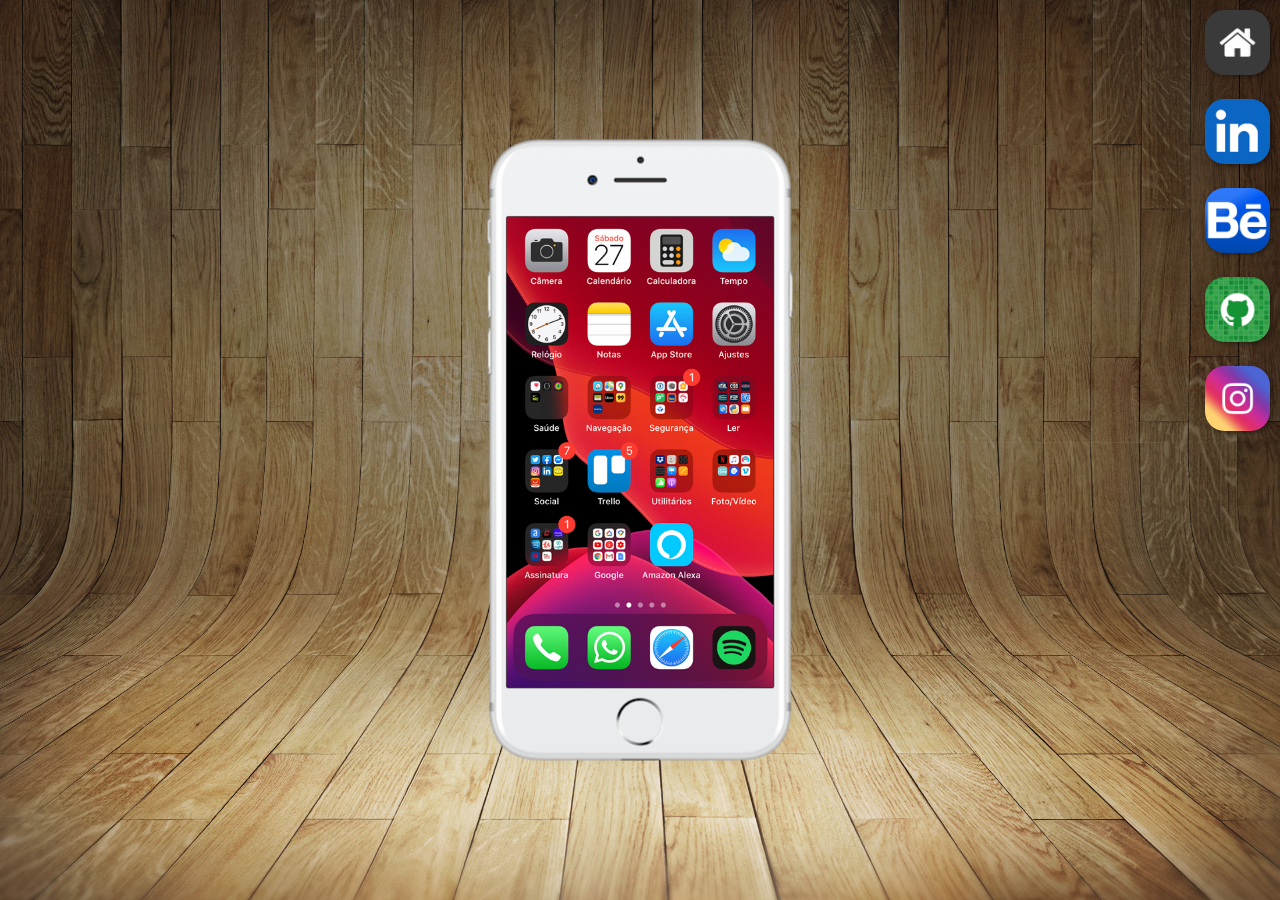
<file: index.html>
<!DOCTYPE html>
<html lang="pt-br">
<head>
    <meta charset="UTF-8">
    <meta name="viewport" content="width=device-width, initial-scale=1.0">
    <link rel="shortcut icon" href="favicon.ico" type="image/x-icon">
    <link rel="stylesheet" href="estilos/style.css">
    <title>Minhas Redes Sociais</title>
</head>
<body>
    <main>
        <section id="telefone">
            <iframe src="home.html" name="tela" id="tela" frameborder="0">
                Seu navegador não é compatível com isto
            </iframe>
        </section>
        <section id="redes-sociais">            
            <a href="home.html" target="tela"><img src="imagens/logo-home.jpg" alt="Home"></a><br>

            <a href="linkedin.html" target="tela"><img src="imagens/linkedin-logo-3.png" alt="Linkedin"></a><br>

            <a href="behance.html" target="tela"><img src="imagens/behance-logo-1373E40919-seeklogo.com.png" alt="Behance"></a>
            <a href="" target="tela"></a><br>

            <a href="github.html" target="tela"><img src="imagens/logo-github.jpg" alt="GitHub"></a><br>

            <a href="instagram.html" target="tela"><img src="imagens/logo-instagram.jpg" alt="Instagram"></a>
            
        </section>
    </main>
    
</body>
</html>
</file>
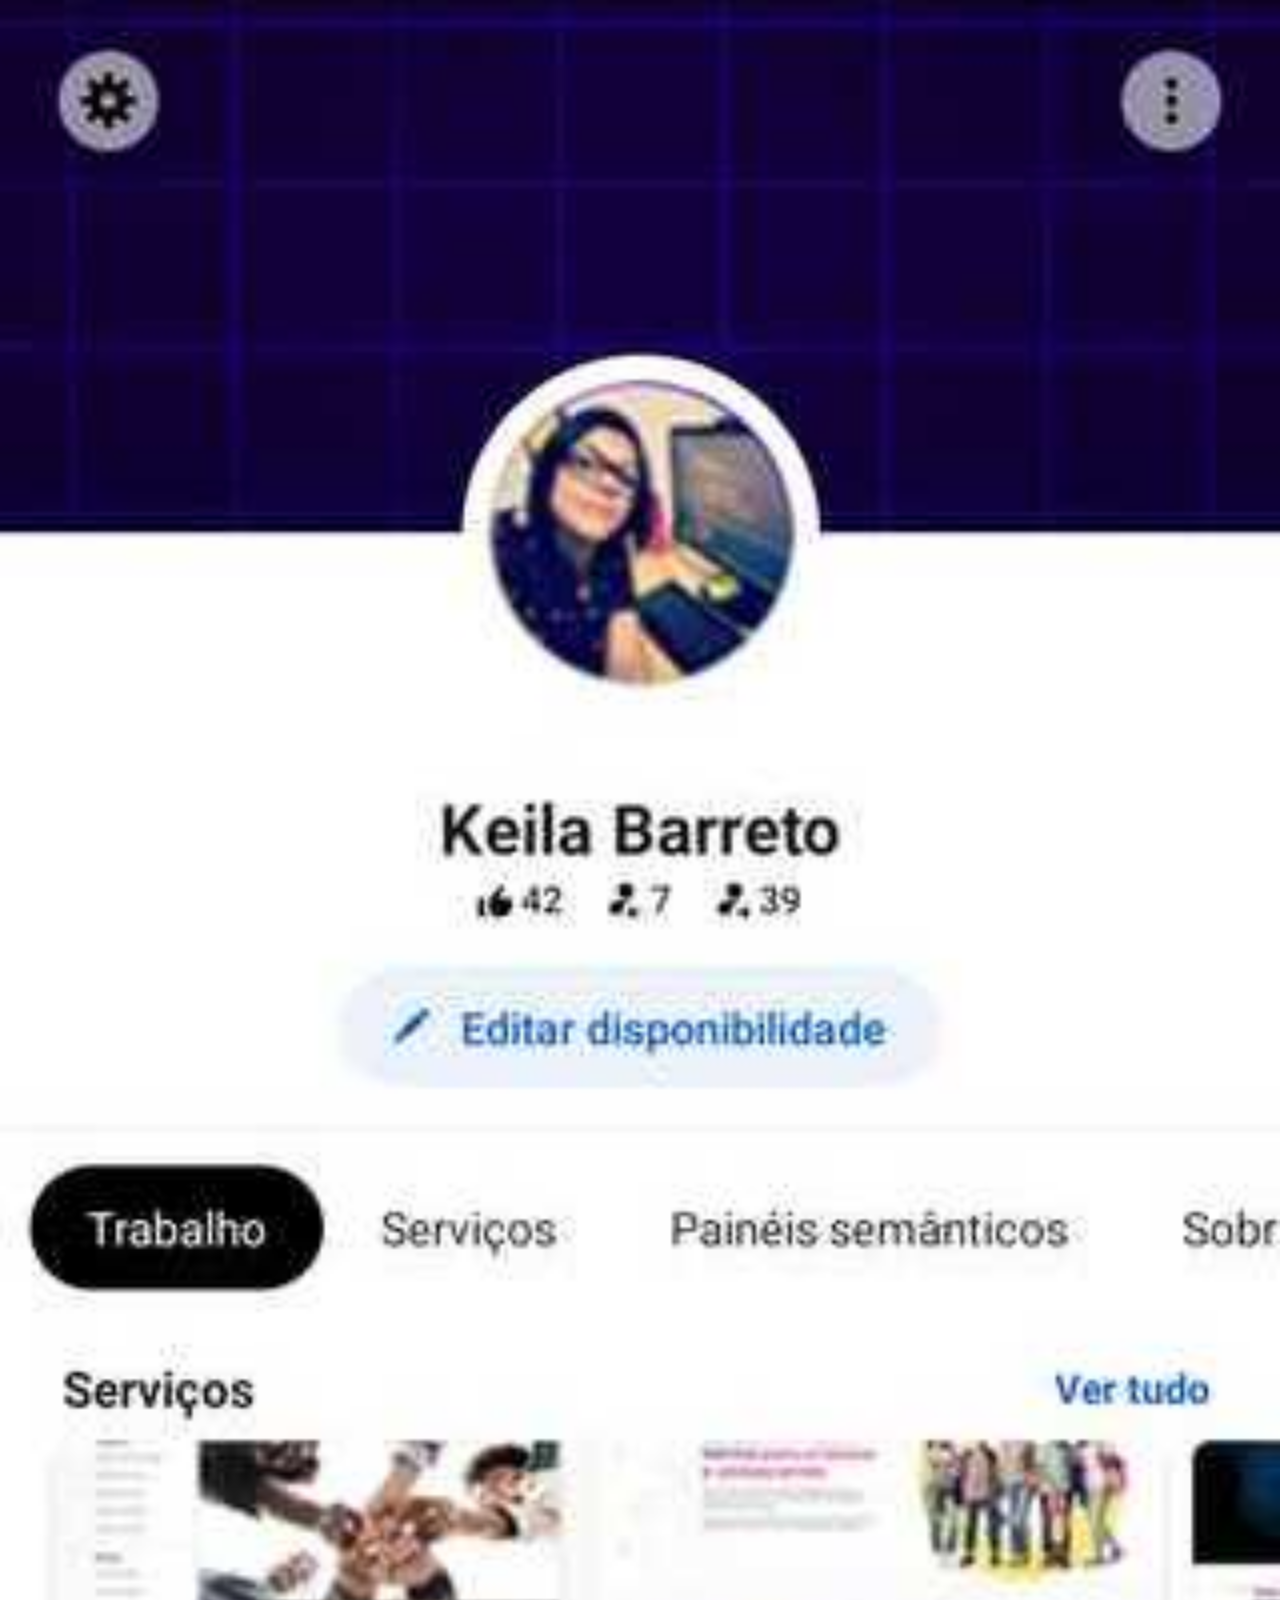
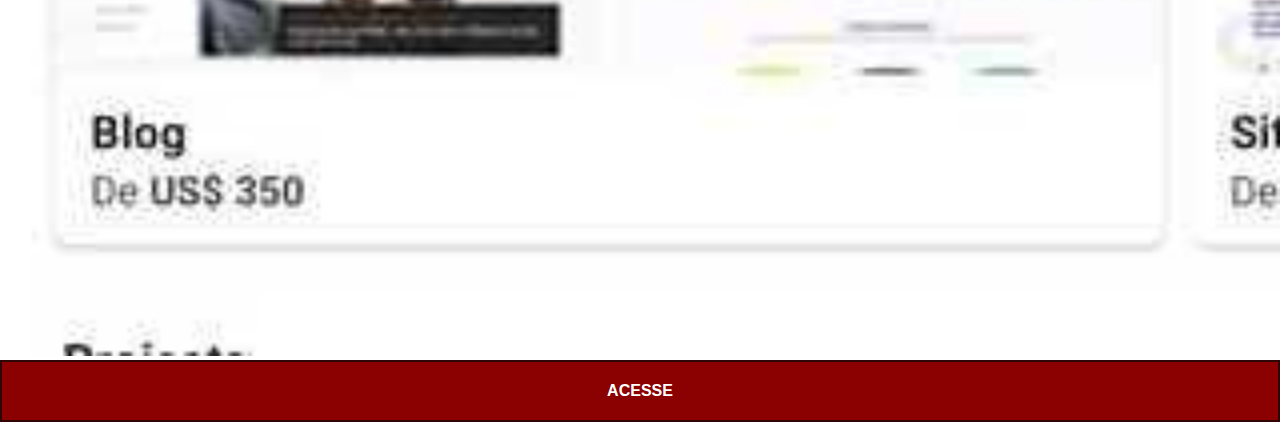
<file: behance.html>
<!DOCTYPE html>
<html lang="pt-br">
<head>
    <meta charset="UTF-8">
    <meta name="viewport" content="width=device-width, initial-scale=1.0">
    <title>Behance</title>
    <link rel="stylesheet" href="estilos/social.css">
</head>
<body>
    <img src="imagens/behance.jpg" alt="Behance">
    <a href="https://www.behance.net/keilabarreto" target="_blank">ACESSE</a>
</body>
</html>
</file>
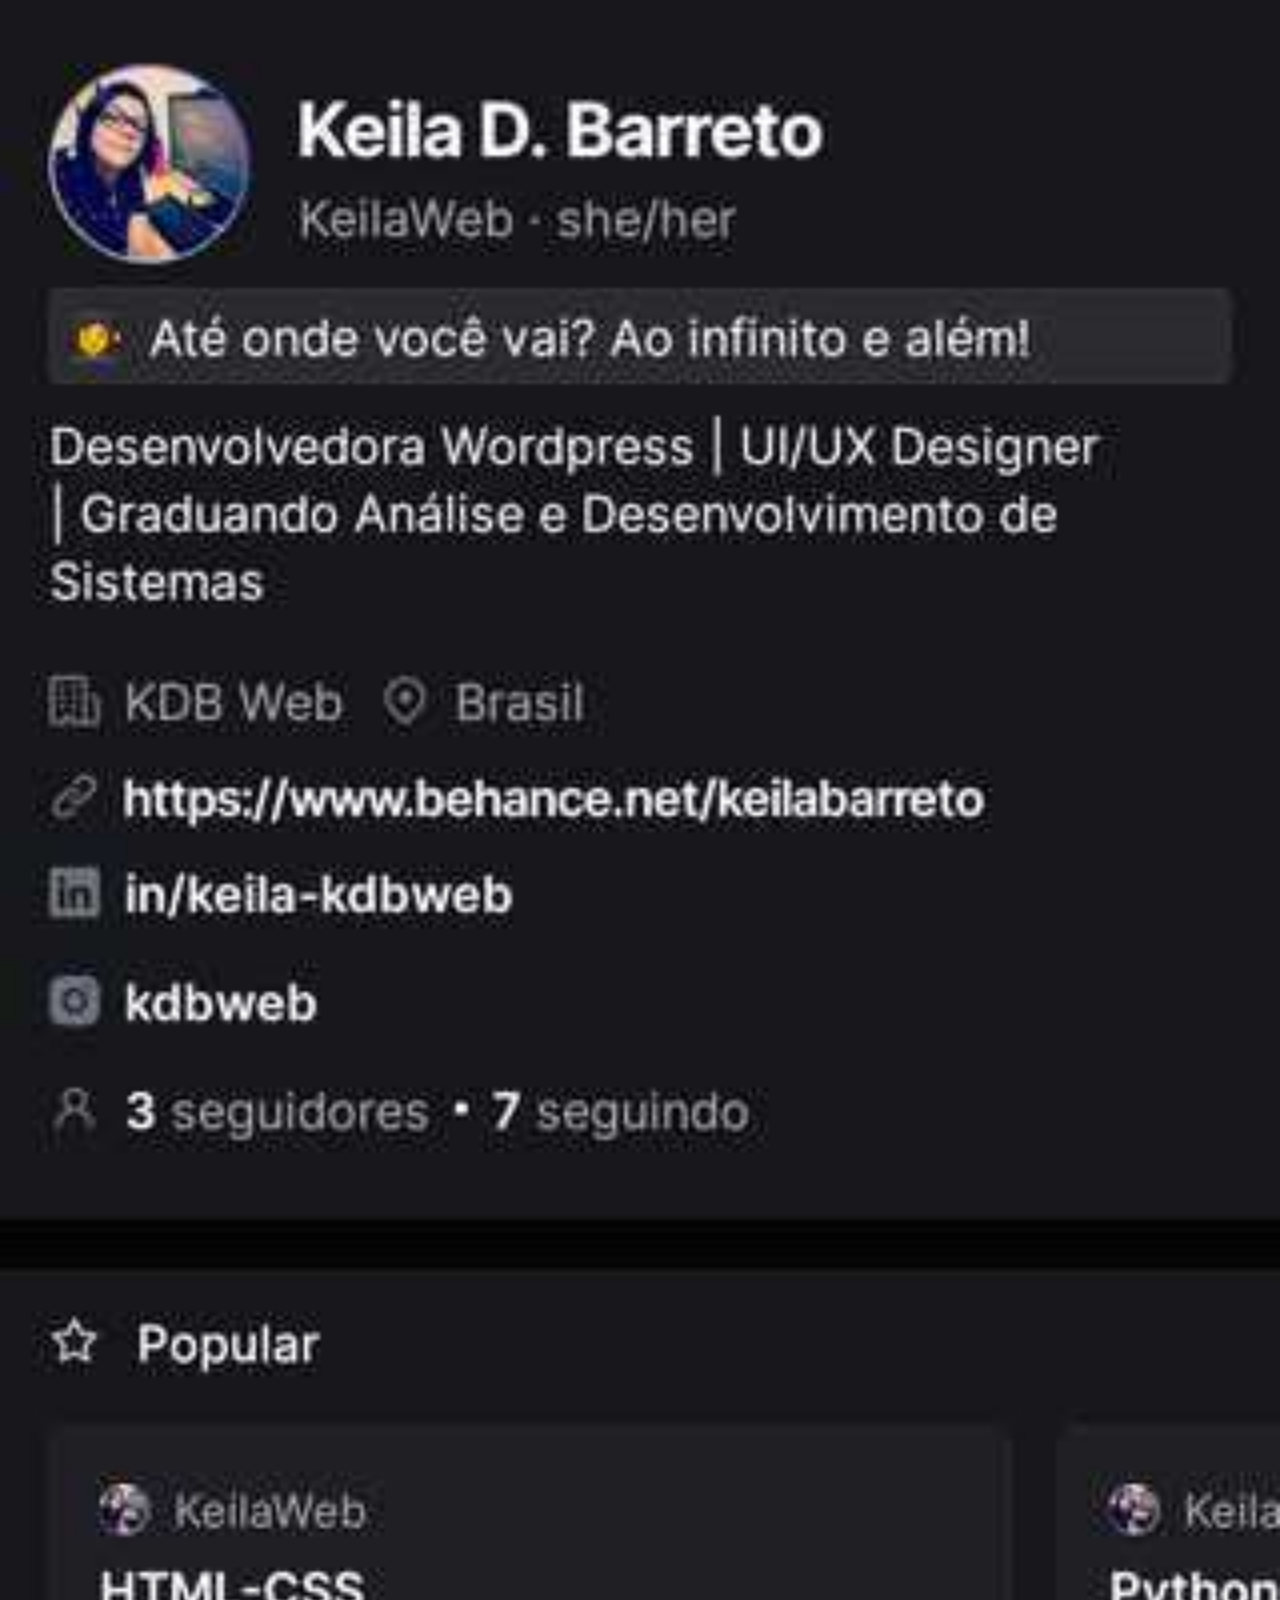
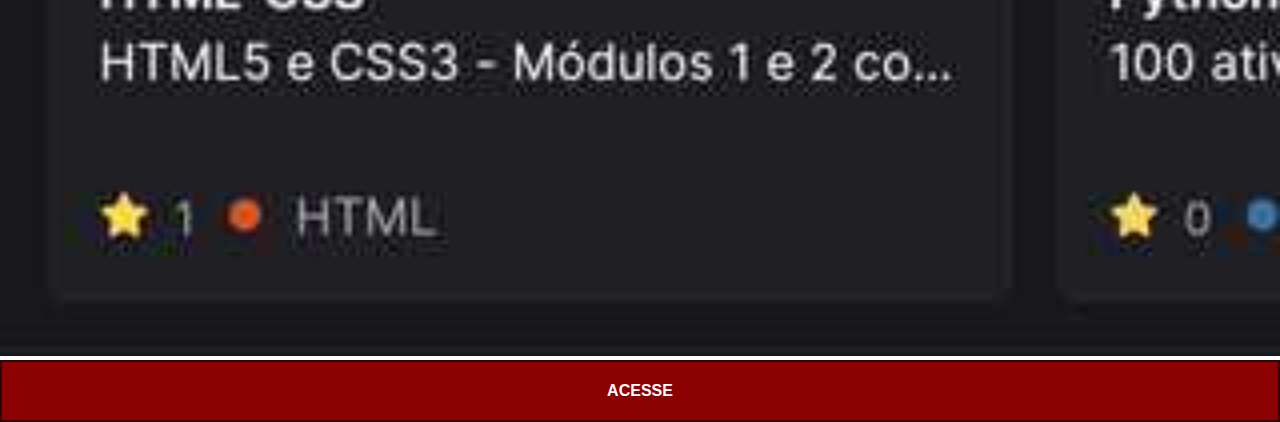
<file: github.html>
<!DOCTYPE html>
<html lang="pt-br">
<head>
    <meta charset="UTF-8">
    <meta name="viewport" content="width=device-width, initial-scale=1.0">
    <title>Github</title>
    <link rel="stylesheet" href="estilos/social.css">    
</head>
<body>
    <img src="imagens/Github.jpg" alt="Github">
    <a href="https://github.com/KeilaWeb" target="_blan">ACESSE</a>
</body>
</html>
</file>
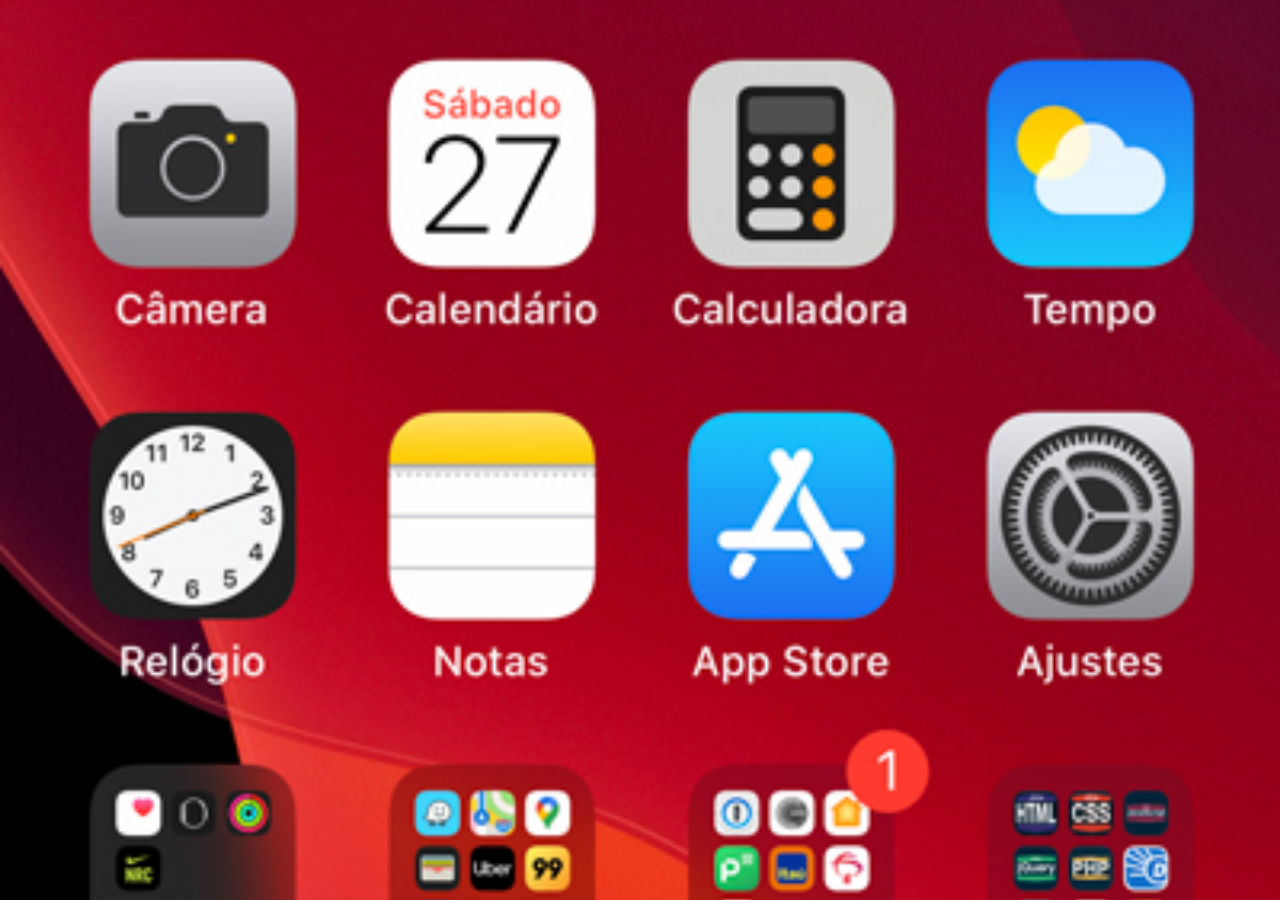
<file: home.html>
<!DOCTYPE html>
<html lang="pt-br">
<head>
    <meta charset="UTF-8">
    <meta name="viewport" content="width=device-width, initial-scale=1.0">
    <title>Home</title>
</head>
<style>
    *{
        margin: 0px;
        padding: 0px;
    }

    body{
        width: 100vw;
        height: 100vh;
        background: black url('imagens/tela-home.jpg')no-repeat top center;
        background-size: cover;
    }
</style>
<body>
    
</body>
</html>
</file>
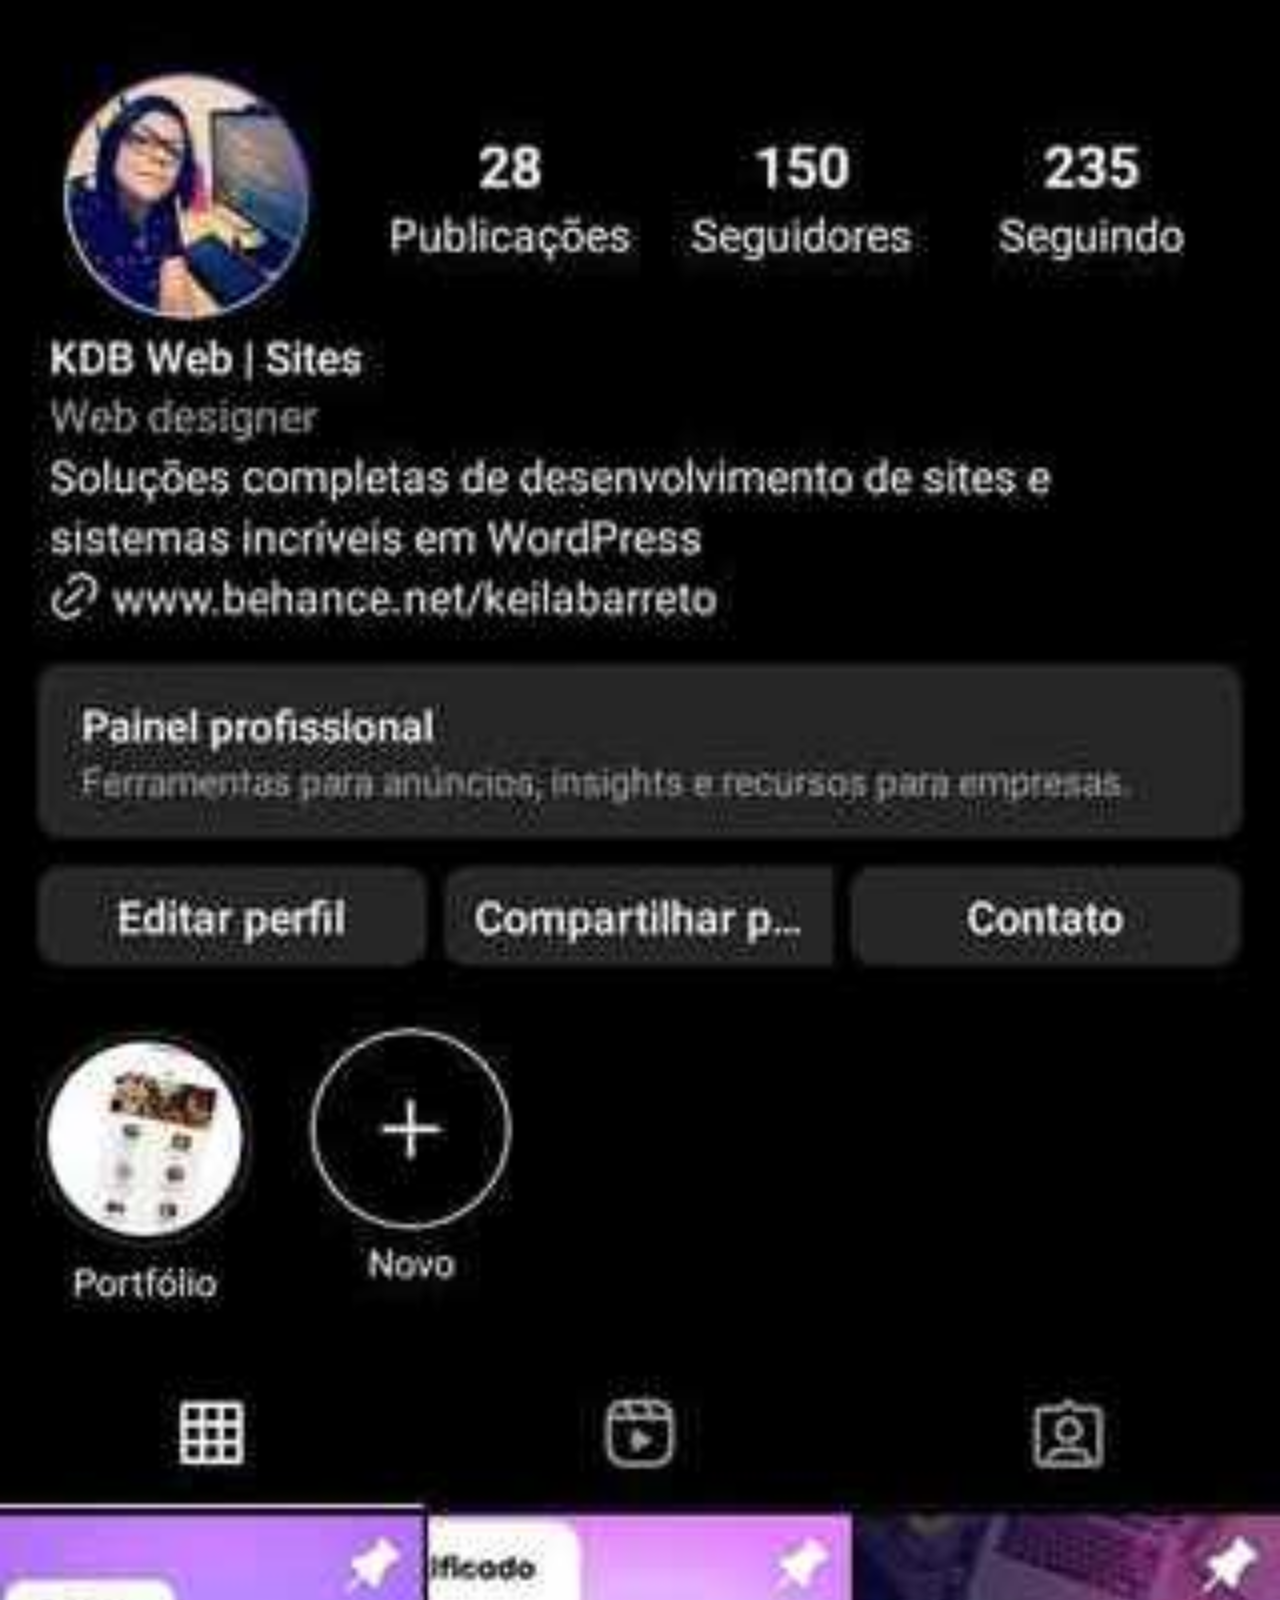
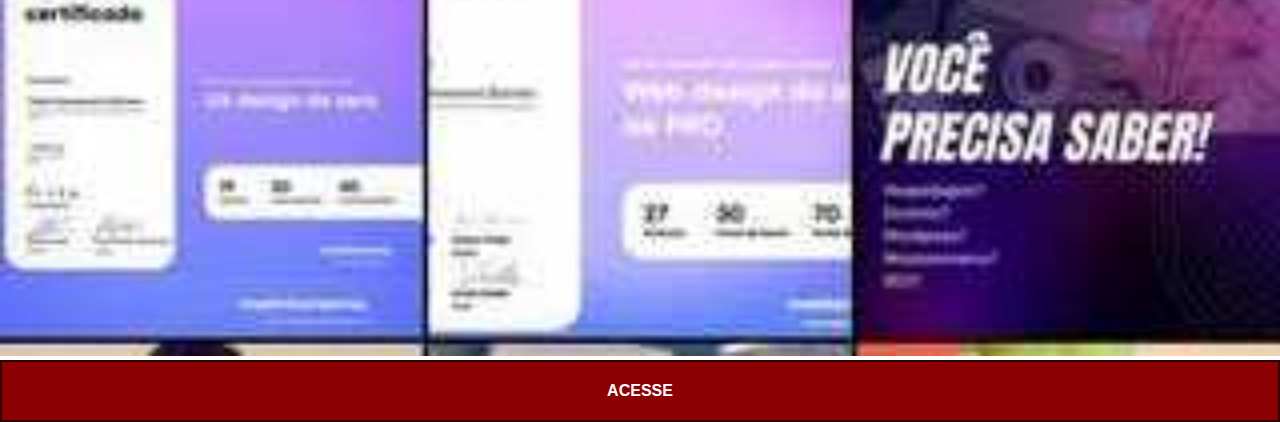
<file: instagram.html>
<!DOCTYPE html>
<html lang="pt-br">
<head>
    <meta charset="UTF-8">
    <meta name="viewport" content="width=device-width, initial-scale=1.0">
    <title>Instagram</title>
    <link rel="stylesheet" href="estilos/social.css">
</head>
<body>
    <img src="imagens/Instagram.jpg" alt="Instagram">
    <a href="https://www.instagram.com/kdbweb/" target="_blank">ACESSE</a>
</body>
</html>
</file>
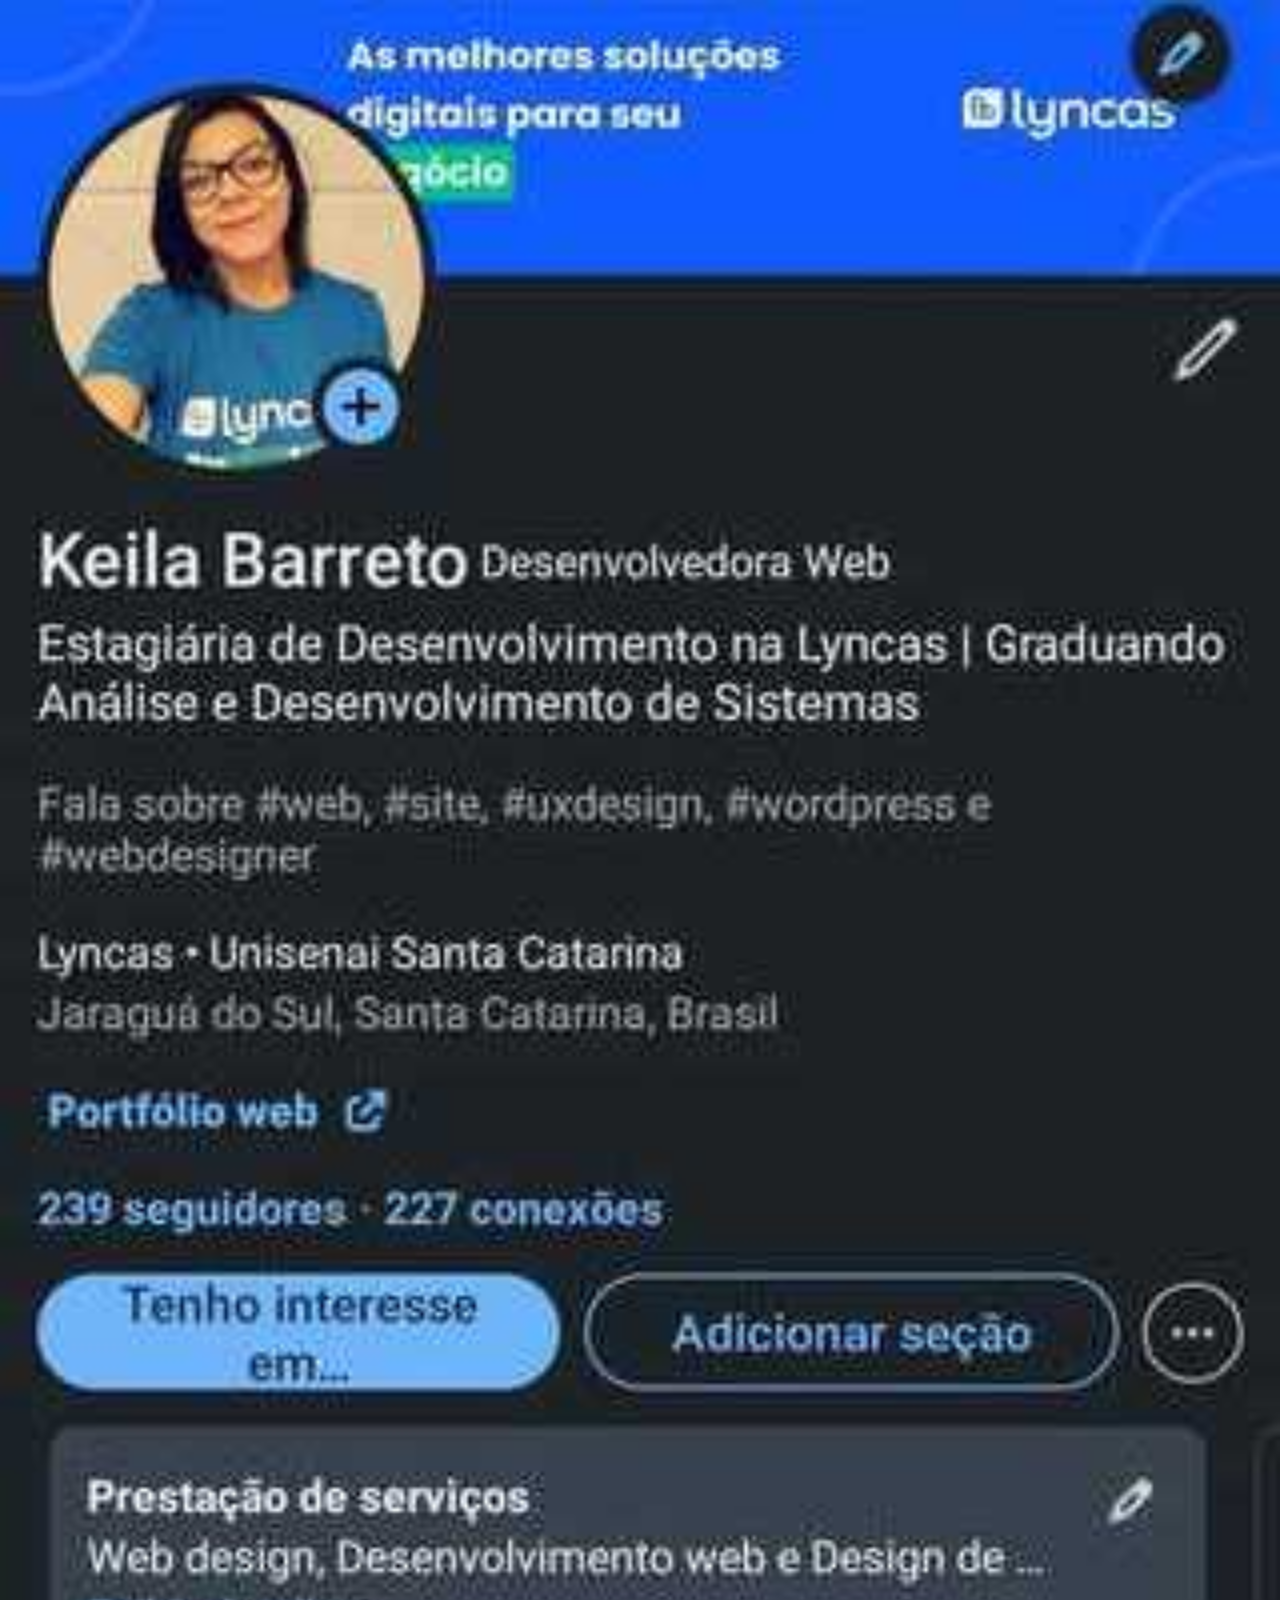
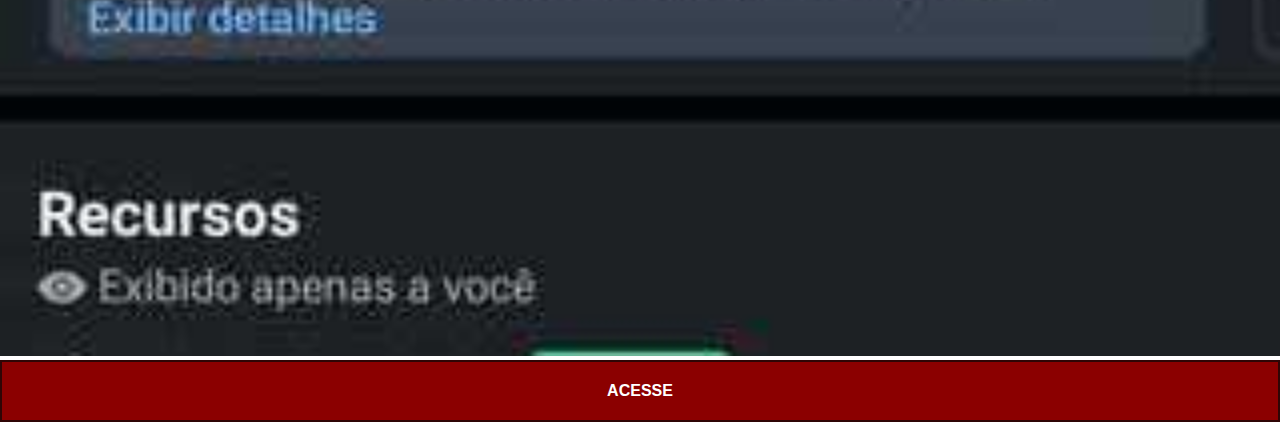
<file: linkedin.html>
<!DOCTYPE html>
<html lang="pt-br">
<head>
    <meta charset="UTF-8">
    <meta name="viewport" content="width=device-width, initial-scale=1.0">
    <title>Linkedin</title>
    <link rel="stylesheet" href="estilos/social.css">
</head>
<body>
    <img src="imagens/Linkedin.jpg" alt="">
    <a href="https://www.linkedin.com/in/keila-kdbweb/" target="_blank">ACESSE</a>
</body>
</html>
</file>
<file: estilos/style.css>
@charset "UTF-8";

* {
    margin: 0px;
    padding: 0px;
    font-family: Arial, Helvetica, sans-serif;
}

html, body {
    height: 100vh;
    width: 100vw;
    background-color: black;
}

body{
    background: url('../imagens/fundo-madeira.jpg')no-repeat top center;
    background-size: cover;
    background-attachment: fixed;
}

main {
    position: relative;
    height: 100vh;   
}

section#telefone {
    position: absolute;
    top: 50%;
    left: 50%;
    transform: translate(-50%, -50%);

    height: 627px;
    width: 311px;
    background-color: blue;
    background: url('../imagens/frame-iphone.png') no-repeat;

}

iframe#tela {
    position: relative;
    top: 80px;
    left: 22px;
    width: 267px;
    height: 471px;
}

section#redes-sociais {
    text-align: right;
}

section#redes-sociais img {
    width: 65px;
    margin: 10px;
    border-radius: 30%;
    box-shadow: 2px 2px 5px rgba(0, 0, 0, 0.400);
    box-sizing: border-box;
}

section#redes-sociais img:hover{
    border: 2px solid rgba(255, 255, 255, 0.600);
    transform: translate(-13px, -3px);
    box-shadow: 5px 5px 10px rgba(0, 0, 0, 0.600);
    transition: transform 1s, border 1s;
}
</file>
<file: estilos/social.css>
@charset "UTF-8";

*{
    margin: 0px;
    padding: 0px;
    font-family: Arial, Helvetica, sans-serif;
}

::-webkit-scrollbar{
    width: 0px;
    height: 0px;
}

img{
    width: 100vw;

}
a {
    display: block;
    background-color: darkred;
    color: white;    
    padding: 20px;
    border: 2px solid rgba(37, 6, 6, 0.911);
    text-align: center;
    font-weight: bolder;
    text-decoration: none;
    
}

a:hover{
    background-color: red;
}
</file>
